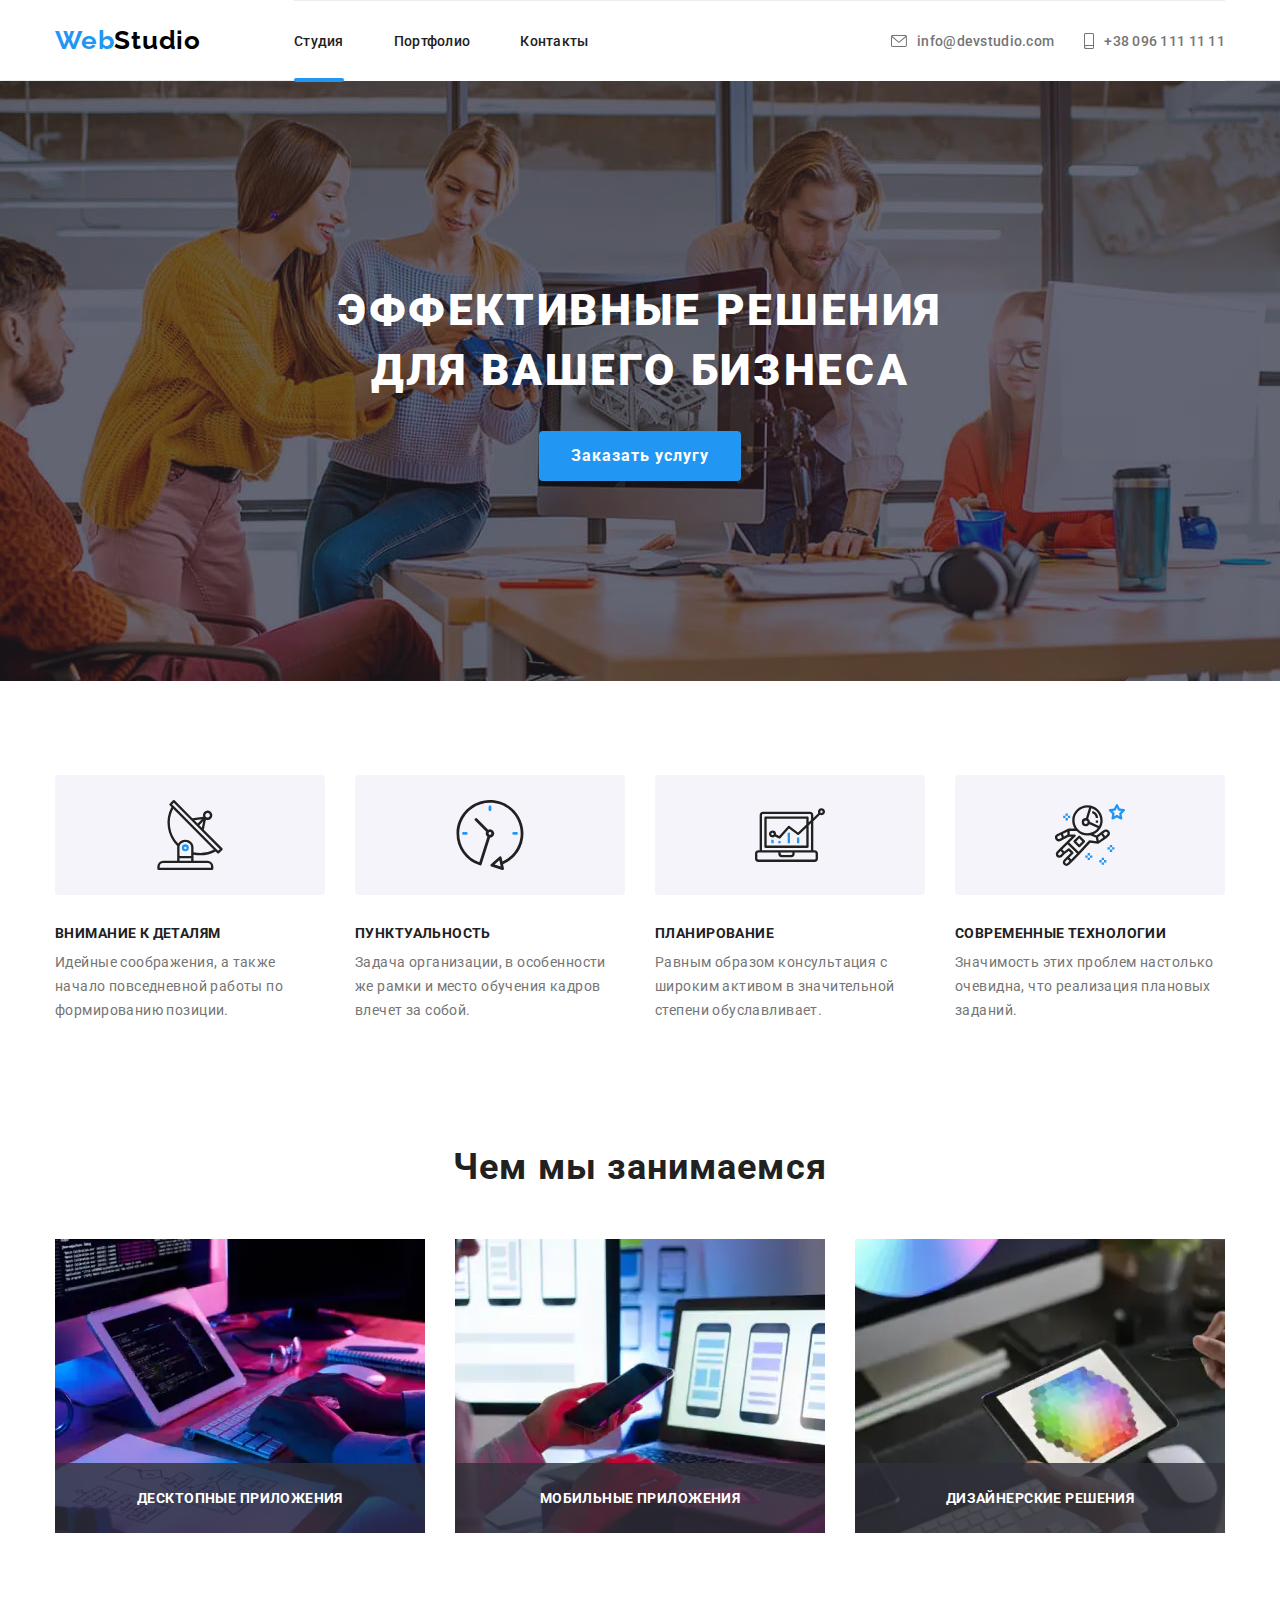
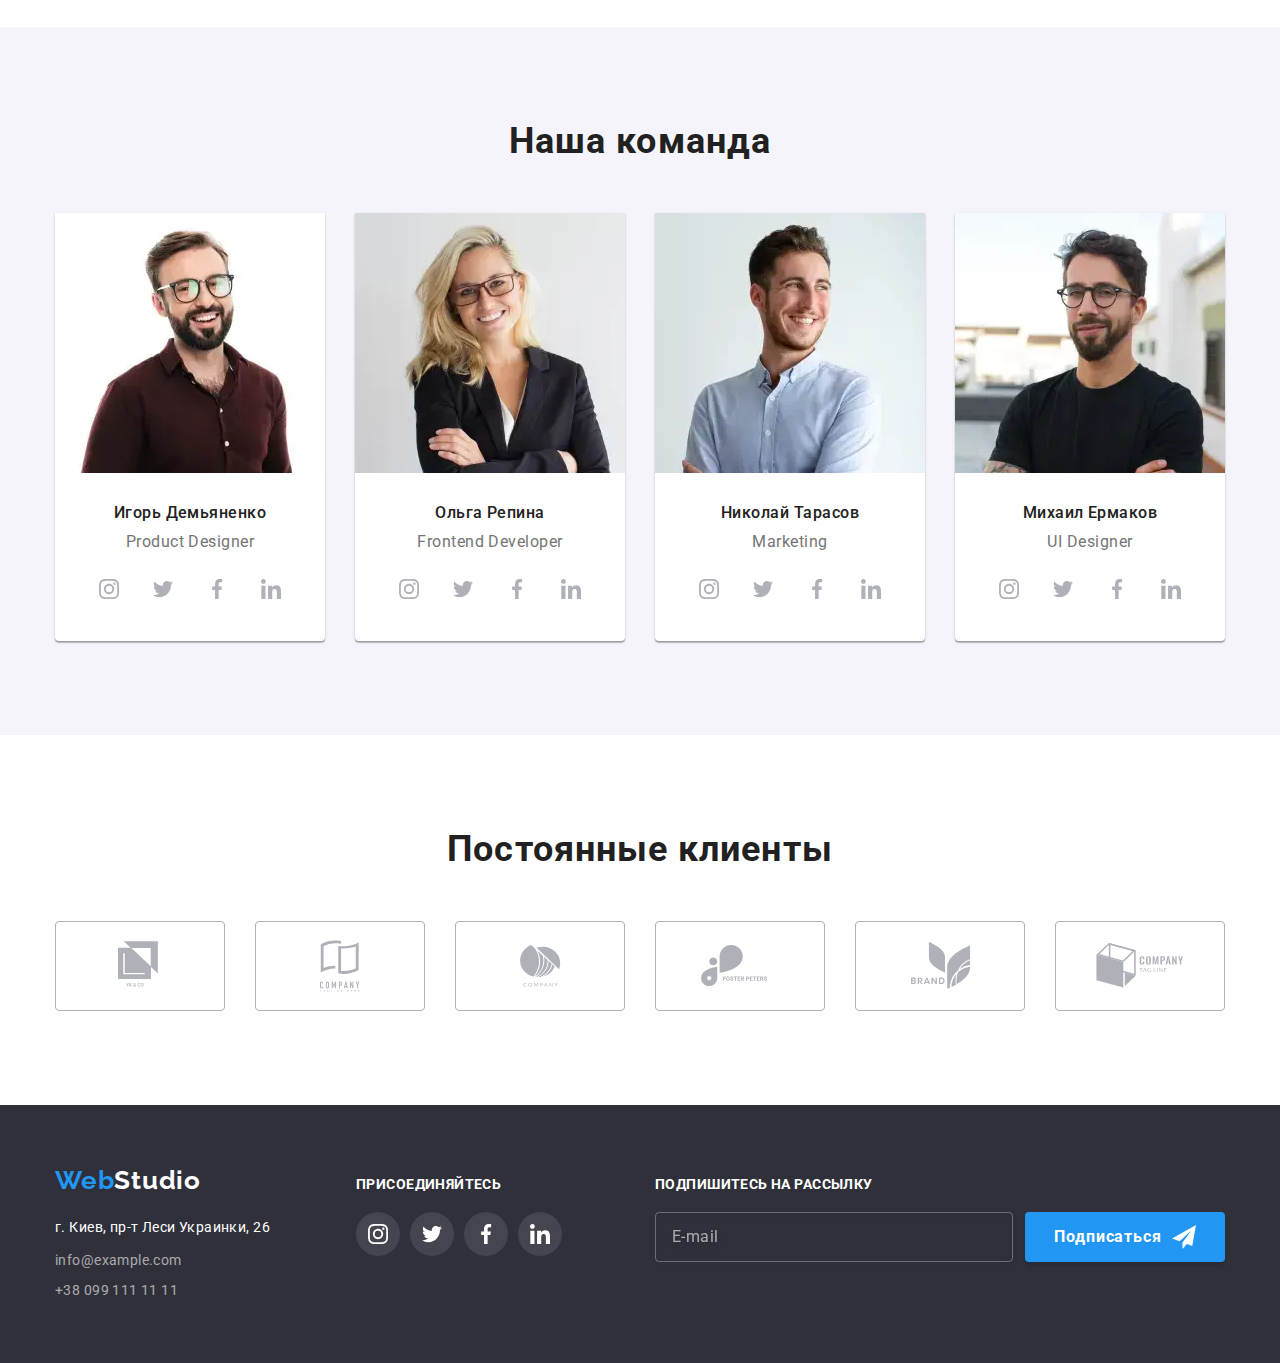
<file: index.html>
<!DOCTYPE html>
<html lang="ru">
	<head>
		<meta charset="UTF-8" />
		<meta name="viewport" content="width=device-width, initial-scale=1.0" />
		<link
			rel="stylesheet"
			href="https://fonts.googleapis.com/css2?family=Raleway:wght@700&family=Roboto:wght@400;500;700;900&display=swap"
		/>
		<link rel="stylesheet" href="https://cdnjs.cloudflare.com/ajax/libs/modern-normalize/1.0.0/modern-normalize.min.css" />
		<link rel="stylesheet" href="./css/main.min.css" />
		<title>Веб Студия</title>
	</head>
	<body class="page">
		<header class="header">
			<div class="container">
				<a class="logo link" href="./index.html" aria-label="Логотип Веб Студии" lang="en">
					<span class="logo__web">Web</span><span class="logo__studio--black">Studio</span>
				</a>
				
				<button class="menu-button " type="button" aria-expanded="false" aria-controls="menu-box" data-menu-button>
					<svg width="40" height="40" aria-label="Переключатель мобильного меню">
						<use class="icon-close" href="./images/svg/symbol-defs.svg#icon-close_40px"></use>
						<use class="icon-menu" href="./images/svg/symbol-defs.svg#icon-menu_40px"></use>
					</svg>
				</button>

				<div class="menu-box" id="menu-box" data-menu>
					<nav class="navigation">
						<ul class="navigation__list list">
							<li class="navigation__list-item">
								<a class="navigation__list-link link current" href="">Студия</a>
							</li>
							<li class="navigation__list-item">
								<a class="navigation__list-link link" href="./portfolio.html">Портфолио</a>
							</li>
							<li class="navigation__list-item">
								<a href="" class="navigation__list-link link">Контакты</a>
							</li>
						</ul>
					</nav>
					
					<address class="contacts">
					
						<ul class="contacts__list list">
							<li class="contacts__list-item">
								<a class="contacts__list-link link" href="mailto:info@devstudio.com">
									<svg class="contacts__list-icon" width="16" height="12">
										<use href="./images/svg/symbol-defs.svg#icon-envelope"></use>
									</svg>
									info@devstudio.com
								</a>
							</li>
							<li class="contacts__list-item">
								<a class="contacts__list-link link" href="tel:+380961111111">
									<svg class="contacts__list-icon" width="10" height="16">
										<use href="./images/svg/symbol-defs.svg#icon-smartphone"></use>
									</svg>
									+38 096 111 11 11
								</a>
							</li>
						</ul>
					</address>
				</div>
			</div>
		</header>
		<main>
			<!--hero-->
			<section class="hero">
				<div class="container">
					<h1 class="hero__title">Эффективные решения для вашего бизнеса</h1>
					<button class="hero__btn button" data-modal-open type="button">Заказать услугу</button>
				</div>
			</section>

			<!--Advantages-->
			<section class="advantages section">
				<div class="container">
					<h2 class="section-title visually-hidden">Наши преимущества</h2>
					<ul class="advantages__list list">
						<li class="advantages__list-item icon-antena">
							<h3 class="advantages__list-title">Внимание к деталям</h3>
							<p class="advantages__list-text">Идейные соображения, а также начало повседневной работы по формированию позиции.</p>
						</li>
						<li class="advantages__list-item icon-clock">
							<h3 class="advantages__list-title">Пунктуальность</h3>
							<p class="advantages__list-text">Задача организации, в особенности же рамки и место обучения кадров влечет за собой.</p>
						</li>
						<li class="advantages__list-item icon-diagram">
							<h3 class="advantages__list-title">Планирование</h3>
							<p class="advantages__list-text">Равным образом консультация с широким активом в значительной степени обуславливает.</p>
						</li>
						<li class="advantages__list-item icon-astronaut">
							<h3 class="advantages__list-title">Современные технологии</h3>
							<p class="advantages__list-text">Значимость этих проблем настолько очевидна, что реализация плановых заданий.</p>
						</li>
					</ul>
				</div>
			</section>

			<!--Specialization-->
			<section class="specialization">
				<div class="container">
					<h2 class="section-title">Чем мы занимаемся</h2>
					<ul class="specialization__list list">
						<li class="specialization__list-item">
							  <picture>
									<source srcset="./images/specialization/spec-1.webp 1x, ./images/specialization/spec-1@2x.webp 2x" media="(min-width:1200px)" type="image/webp">
									<source srcset="./images/specialization/spec-1.jpg 1x, ./images/specialization/spec-1@2x.jpg 2x" media="(min-width:1200px)">
									<img class="specialization__list-img" src="./images/specialization/spec-1.jpg" alt="Человек набирает код на компьютере" />
								</picture>
								<div class="specialization__list-overlay">
										<p class="specialization__list-overlay-text">
											Десктопные приложения
										</p>
								</div>
						</li>
						<li class="specialization__list-item">
									<picture>
										<source srcset="./images/specialization/spec-2.webp 1x, ./images/specialization/spec-2@2x.webp 2x" media="(min-width:1200px)" type="image/webp">
										<source srcset="./images/specialization/spec-2.jpg 1x, ./images/specialization/spec-2@2x.jpg 2x" media="(min-width:1200px)">
										<img class="specialization__list-img" src="./images/specialization/spec-2.jpg"
											alt="Человек держит телефон в одной руке а другой рукой работает на компьютере" />
									</picture>
									<div class="specialization__list-overlay">
											<p class="specialization__list-overlay-text">
												Мобильные приложения
											</p>
									</div>
						</li>
						<li class="specialization__list-item">
							    <picture>
										<source srcset="./images/specialization/spec-3.webp 1x, ./images/specialization/spec-3@2x.webp 2x" media="(min-width:1200px)" type="image/webp">
										<source srcset="./images/specialization/spec-3.jpg 1x, ./images/specialization/spec-3@2x.jpg 2x" media="(min-width:1200px)">
										<img class="specialization__list-img" src="./images/specialization/spec-3.jpg" alt="Человек выбирает цвет из палитры на" />
									</picture>	
									<div class="specialization__list-overlay">
											<p class="specialization__list-overlay-text">
												Дизайнерские решения
											</p>
									</div>
						</li>
					</ul>
				</div>
			</section>

			<!--Our team-->
			<section class="team section">
				<div class="container">
					<h2 class="section-title">Наша команда</h2>
					<ul class="team__list list">
						<li class="team__list-item">
							<picture>
								<source srcset="./images/our-team/team-desc-1.webp 1x, ./images/our-team/team-desc-1@2x.webp 2x"
									media="(min-width:1200px)" type="Image/webp">
								<source srcset="./images/our-team/team-tabl-1.webp 1x, ./images/our-team/team-tabl-1@2x.webp 2x"
									media="(min-width:768px)" type="Image/webp">
								<source srcset="./images/our-team/team-mob-1.webp 1x, ./images/our-team/team-mob-1@2x.webp 2x" media="(min-width:480px)" type="Image/webp">
								<source srcset="./images/our-team/team-desc-1.jpg 1x, ./images/our-team/team-desc-1@2x.jpg 2x"
									media="(min-width:1200px)">
								<source srcset="./images/our-team/team-tabl-1.jpg 1x, ./images/our-team/team-tabl-1@2x.jpg 2x"
									media="(min-width:768px)">
								<source srcset="./images/our-team/team-mob-1.jpg 1x, ./images/our-team/team-mob-1@2x.jpg 2x" media="(min-width:480px)">
								<img src="./images/our-team/team-mob-1.jpg" alt="парень в очках с бородой в рубашке" />
							</picture>
							<div class="team__list-container-profile">
								<h3 class="team__list-name">Игорь Демьяненко</h3>
								<p class="team__list-profile" lang="en">Product Designer</p>
								<ul class="social-links list">
									<li class="social-links__item">
										<a class="social-links__link link" href="" aria-label="Инстаграм">
											<svg class="social-links__link-icon" width="20" height="20">
												<use href="./images/svg/symbol-defs.svg#icon-instagram"></use>
											</svg>
										</a>
									</li>
									<li class="social-links__item">
										<a class="social-links__link link" href="" aria-label="Твиттер">
											<svg class="social-links__link-icon" width="20" height="20">
												<use href="./images/svg/symbol-defs.svg#icon-twitter"></use>
											</svg>
										</a>
									</li>
									<li class="social-links__item">
										<a class="social-links__link link" href="" aria-label="Фейсбук">
											<svg class="social-links__link-icon" width="20" height="20">
												<use href="./images/svg/symbol-defs.svg#icon-facebook"></use>
											</svg>
										</a>
									</li>
									<li class="social-links__item">
										<a class="social-links__link link" href="" aria-label="Линкедин">
											<svg class="social-links__link-icon" width="20" height="20">
												<use href="./images/svg/symbol-defs.svg#icon-linkedin"></use>
											</svg>
										</a>
									</li>
								</ul>
							</div>
						</li>
						<li class="team__list-item">
							<picture>
								<source srcset="./images/our-team/team-desc-2.webp 1x, ./images/our-team/team-desc-2@2x.webp 2x"
									media="(min-width:1200px)" type="Image/webp">
								<source srcset="./images/our-team/team-tabl-2.webp 1x, ./images/our-team/team-tabl-2@2x.webp 2x"
									media="(min-width:768px)" type="Image/webp">
								<source srcset="./images/our-team/team-mob-2.webp 1x, ./images/our-team/team-mob-2@2x.webp 2x" media="(min-width:480px)"
									type="Image/webp">
								<source srcset="./images/our-team/team-desc-2.jpg 1x, ./images/our-team/team-desc-2@2x.jpg 2x"
									media="(min-width:1200px)">
								<source srcset="./images/our-team/team-tabl-2.jpg 1x, ./images/our-team/team-tabl-2@2x.jpg 2x"
									media="(min-width:768px)">
								<source srcset="./images/our-team/team-mob-2.jpg 1x, ./images/our-team/team-mob-2@2x.jpg 2x" media="(min-width:480px)">																
								<img src="./images/our-team/team-mob-2.jpg" alt="девушка в очках блонинка" />
							</picture>
							<div class="team__list-container-profile">
								<h3 class="team__list-name">Ольга Репина</h3>
								<p class="team__list-profile" lang="en">Frontend Developer</p>
								<ul class="social-links list">
									<li class="social-links__item">
										<a class="social-links__link link" href="" aria-label="Инстаграм">
											<svg class="social-links__link-icon" width="20" height="20">
												<use href="./images/svg/symbol-defs.svg#icon-instagram"></use>
											</svg>
										</a>
									</li>
									<li class="social-links__item">
										<a class="social-links__link link" href="" aria-label="Твиттер">
											<svg class="social-links__link-icon" width="20" height="20">
												<use href="./images/svg/symbol-defs.svg#icon-twitter"></use>
											</svg>
										</a>
									</li>
									<li class="social-links__item">
										<a class="social-links__link link" href="" aria-label="Фейсбук">
											<svg class="social-links__link-icon" width="20" height="20">
												<use href="./images/svg/symbol-defs.svg#icon-facebook"></use>
											</svg>
										</a>
									</li>
									<li class="social-links__item">
										<a href="" class="social-links__link link" aria-label="Линкедин">
											<svg class="social-links__link-icon" width="20" height="20">
												<use href="./images/svg/symbol-defs.svg#icon-linkedin"></use>
											</svg>
										</a>
									</li>
								</ul>
							</div>
						</li>
						<li class="team__list-item">
							<picture>
									<source srcset="./images/our-team/team-desc-3.webp 1x, ./images/our-team/team-desc-3@2x.webp 2x"
										media="(min-width:1200px)" type="Image/webp">
									<source srcset="./images/our-team/team-tabl-3.webp 1x, ./images/our-team/team-tabl-3@2x.webp 2x"
									media="(min-width:768px)" type="Image/webp">
									<source srcset="./images/our-team/team-mob-3.webp 1x, ./images/our-team/team-mob-3@2x.webp 2x" media="(min-width:480px)"
										type="Image/webp">	
									<source srcset="./images/our-team/team-desc-3.jpg 1x, ./images/our-team/team-desc-3@2x.jpg 2x"
										media="(min-width:1200px)">
									<source srcset="./images/our-team/team-tabl-3.jpg 1x, ./images/our-team/team-tabl-3@2x.jpg 2x"
										media="(min-width:768px)">
									<source srcset="./images/our-team/team-mob-3.jpg 1x, ./images/our-team/team-mob-3@2x.jpg 2x" media="(min-width:480px)">									
								<img src="./images/our-team/team-mob-3.jpg" alt="парень в светлой рубашке" />
							</picture>							
							<div class="team__list-container-profile">
								<h3 class="team__list-name">Николай Тарасов</h3>
								<p lang="en" class="team__list-profile">Marketing</p>
								<ul class="social-links list">
									<li class="social-links__item">
										<a class="social-links__link link" href="" aria-label="Инстаграм">
											<svg class="social-links__link-icon" width="20" height="20">
												<use href="./images/svg/symbol-defs.svg#icon-instagram"></use>
											</svg>
										</a>
									</li>
									<li class="social-links__item">
										<a class="social-links__link link" href="" aria-label="Твиттер">
											<svg class="social-links__link-icon" width="20" height="20">
												<use href="./images/svg/symbol-defs.svg#icon-twitter"></use>
											</svg>
										</a>
									</li>
									<li class="social-links__item">
										<a class="social-links__link link" href="" aria-label="Фейсбук">
											<svg class="social-links__link-icon" width="20" height="20">
												<use href="./images/svg/symbol-defs.svg#icon-facebook"></use>
											</svg>
										</a>
									</li>
									<li class="social-links__item">
										<a class="social-links__link link" href="" aria-label="Линкедин">
											<svg class="social-links__link-icon" width="20" height="20">
												<use href="./images/svg/symbol-defs.svg#icon-linkedin"></use>
											</svg>
										</a>
									</li>
								</ul>
							</div>
						</li>
						<li class="team__list-item">
							<picture>
									<source srcset="./images/our-team/team-desc-4.webp 1x, ./images/our-team/team-desc-4@2x.webp 2x"
										media="(min-width:1200px)" type="image/webp">
									<source srcset="./images/our-team/team-tabl-4.webp 1x, ./images/our-team/team-tabl-4@2x.webp 2x"
										media="(min-width:768px)" type="image/webp">
									<source srcset="./images/our-team/team-mob-4.webp 1x, ./images/our-team/team-mob-4@2x.webp 2x" media="(min-width:480px)"
										type="image/webp">	
									<source srcset="./images/our-team/team-desc-4.jpg 1x, ./images/our-team/team-desc-4@2x.jpg 2x"
										media="(min-width:1200px)">
									<source srcset="./images/our-team/team-tabl-4.jpg 1x, ./images/our-team/team-tabl-4@2x.jpg 2x"
										media="(min-width:768px)">
									<source srcset="./images/our-team/team-mob-4.jpg 1x, ./images/our-team/team-mob-4@2x.jpg 2x" media="(min-width:480px)">																	
								<img src="./images/our-team/team-mob-4.jpg" alt="парень в очках с бородой в футболке" />
							</picture>							
							<div class="team__list-container-profile">
									<h3 class="team__list-name">Михаил Ермаков</h3>
									<p class="team__list-profile" lang="en" >UI Designer</p>
									<ul class="social-links list">
										<li class="social-links__item">
											<a class="social-links__link link" href="" aria-label="Инстаграм">
												<svg class="social-links__link-icon" width="20" height="20">
													<use href="./images/svg/symbol-defs.svg#icon-instagram"></use>
												</svg>
											</a>
										</li>
										<li class="social-links__item">
											<a class="social-links__link link" href="" aria-label="Твиттер">
												<svg class="social-links__link-icon" width="20" height="20">
													<use href="./images/svg/symbol-defs.svg#icon-twitter"></use>
												</svg>
											</a>
										</li>
										<li class="social-links__item">
											<a class="social-links__link link" href="" aria-label="Фейсбук">
												<svg class="social-links__link-icon" width="20" height="20">
													<use href="./images/svg/symbol-defs.svg#icon-facebook"></use>
												</svg>
											</a>
										</li>
										<li class="social-links__item">
											<a class="social-links__link link" href="" aria-label="Линкедин">
												<svg class="social-links__link-icon" width="20" height="20">
													<use href="./images/svg/symbol-defs.svg#icon-linkedin"></use>
												</svg>
											</a>
										</li>
									</ul>
							</div>
						</li>
					</ul>					
				</div>
			</section>

			<!--Our clients-->
			<section class="clients section">
				<div class="container">
					<h2 class="section-title">Постоянные клиенты</h2>
					<ul class="clients__list list">
						<li class="clients__list-item">
							<a class="clients__list-link link" href="" aria-label="">
								<svg class="clients__list-icon" width="44" height="49">
									<use href="./images/svg/symbol-defs.svg#icon-logo-1"></use>
								</svg>
							</a>
						</li>
						<li class="clients__list-item">
							<a class="clients__list-link link" href="" aria-label="">
								<svg class="clients__list-icon" width="40" height="52">
									<use href="./images/svg/symbol-defs.svg#icon-logo-2"></use>
								</svg>
							</a>
						</li>
						<li class="clients__list-item">
							<a class="clients__list-link link" href="" aria-label="">
								<svg class="clients__list-icon" width="41" height="42">
									<use href="./images/svg/symbol-defs.svg#icon-logo-3"></use>
								</svg>
							</a>
						</li>
						<li class="clients__list-item">
							<a class="clients__list-link link" href="" aria-label="">
								<svg class="clients__list-icon" width="79" height="42">
									<use href="./images/svg/symbol-defs.svg#icon-logo-4"></use>
								</svg>
							</a>
						</li>
						<li class="clients__list-item">
							<a class="clients__list-link link" href="" aria-label="">
								<svg class="clients__list-icon" width="59" height="47">
									<use href="./images/svg/symbol-defs.svg#icon-logo-5"></use>
								</svg>
							</a>
						</li>
						<li class="clients__list-item">
							<a class="clients__list-link link" href="" aria-label="">
								<svg class="clients__list-icon" width="88" height="45">
									<use href="./images/svg/symbol-defs.svg#icon-logo-6"></use>
								</svg>
							</a>
						</li>
					</ul>
				</div>
			</section>
		</main>

		<!-- Footer -->
		<footer class="footer">
			<div class="container">

				<div class="address-box">
					<a class="logo link" href="./index.html" aria-label="Логотип Веб Студии" lang="en">
						<span class="logo__web">Web</span><span class="logo__studio--white">Studio</span>
					</a>
					<address class="address">
						<ul class="address__list list">
							<li class="address__list-item">
								<a class="address__list-location-link link" href="https://goo.gl/maps/rBS5TYDNbyQN1JJC8" target="_blank">г. Киев, пр-т
									Леси Украинки, 26</a>
							</li>
							<li class="address__list-item mail">
								<a class="address__list-link link" href="mailto:info@example.com.">info@example.com</a>
							</li>
							<li class="address__list-item">
								<a class="address__list-link link" href="tel:+380991111111">+38 099 111 11 11</a>
							</li>
						</ul>
					</address>
				</div>

				<div class="social-links-box">
					<p class="box-title">присоединяйтесь</p>
					<ul class="social-links list">
						<li class="social-links__item">
							<a class="social-links__link--footer link" href="" aria-label="Инстаграм">
								<svg class="social-links__link-icon" width="20" height="20">
									<use href="./images/svg/symbol-defs.svg#icon-instagram"></use>
								</svg>
							</a>
						</li>
						<li class="social-links__item">
							<a class="social-links__link--footer link" href="" aria-label="Твиттер">
								<svg class="social-links__link-icon" width="20" height="20">
									<use href="./images/svg/symbol-defs.svg#icon-twitter"></use>
								</svg>
							</a>
						</li>
						<li class="social-links__item">
							<a class="social-links__link--footer link" href="" aria-label="Фейсбук">
								<svg class="social-links__link-icon" width="20" height="20">
									<use href="./images/svg/symbol-defs.svg#icon-facebook"></use>
								</svg>
							</a>
						</li>
						<li class="social-links__item">
							<a class="social-links__link--footer link" href="" aria-label="Линкедин">
								<svg class="social-links__link-icon" width="20" height="20">
									<use href="./images/svg/symbol-defs.svg#icon-linkedin"></use>
								</svg>
							</a>
						</li>
					</ul>
				</div>

				<form class="subscription-box" action="#">
					<p class="box-title">Подпишитесь на рассылку</p>
					<div class="subscription-box__wrapper">
						<input class="subscription-box__input" id="mail" name="mail" type="email" placeholder="E-mail"/>
						<button class="subscription-box__btn button" type="submit">
							<span class="subscription-box__btn-text">Подписаться</span>
							<svg class="subscription-box__btn-icon" width="24" height="24">
								<use href="./images/svg/symbol-defs.svg#icon-icon-send"></use>
							</svg>
						</button>
					</div>
				</form>
			</div>
		</footer>

		<div class="backdrop is-hidden" data-modal>
				<div class="modal">
					<button class="close-btn" data-modal-close type="button">
						<svg class="modal-svg" width="18" height="18">
							<use href="./images/svg/symbol-defs.svg#icon-close-black-18dp-2-1"></use>
						</svg>
					</button>
					<h2 class="modal-title">Оставьте свои данные, мы вам перезвоним</h2>
					<form class="modal-form" action="#">
						<label class="modal-form-field">
							Имя 
							<span class="modal-form-wrapper">
								<input class="modal-form-input" type="text" name="user-name" required>
								<svg class="modal-form-input-icon">
									<use href="./images/svg/symbol-defs.svg#icon-person-black-18dp-1"></use>
								</svg>
							</span>
						</label>
						<label class="modal-form-field">
							Телефон
							<span class="modal-form-wrapper">
								<input class="modal-form-input" name="user-phone" type="tel" required>
								<svg class="modal-form-input-icon">
									<use href="./images/svg/symbol-defs.svg#icon-phone-black-18dp-1"></use>
								</svg>
							</span>
						</label>
						<label  class="modal-form-field">
							Почта
							<span class="modal-form-wrapper">
								<input class="modal-form-input" name="user-mail" type="email" required>
								<svg class="modal-form-input-icon">
									<use href="./images/svg/symbol-defs.svg#icon-email-black-18dp-1"></use>
								</svg>
							</span>
						</label>
						<label class="modal-form-message-field">
							Комментарий
							<textarea class="modal-form-message" name="message" placeholder="Введите текст"></textarea>
						</label>
						<div class="modal-form-agreement-wrapper">
							<input class="modal-form-agreement visually-hidden" name="agreement" type="checkbox" value="accept-agreement"
								id="agreement">
							<label class="modal-form-agreement-check" for="agreement">Соглашаюсь с рассылкой и принимаю &#160;
								<a class="modal-form-agreement-link" href="#">Условия договора</a>
							</label>
						</div>
						<button class="modal-form-btn button" type="submit">Отправить</button>
					</form>
				</div>
		</div>
		
		<script src="./js/modal.js"></script>
		<script src="./js/menu.js"></script>
	</body>
</html>
</file>
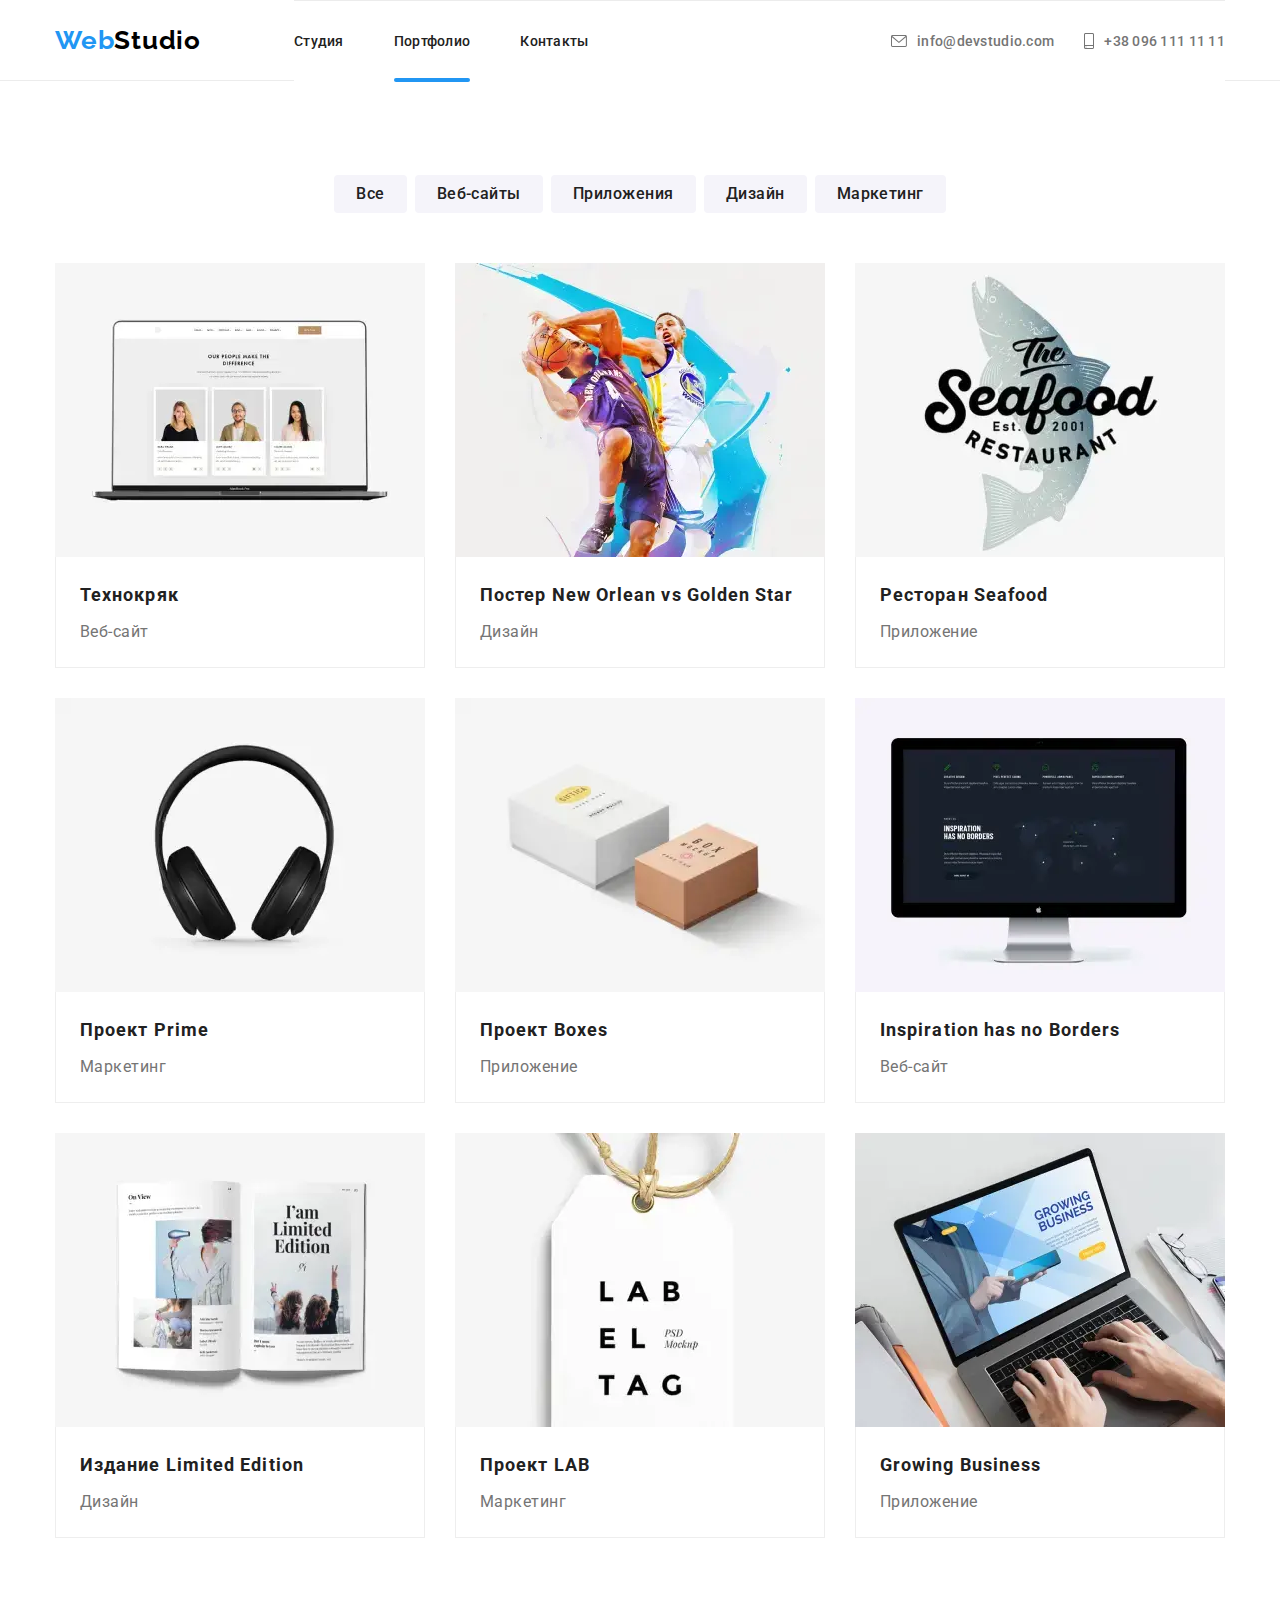
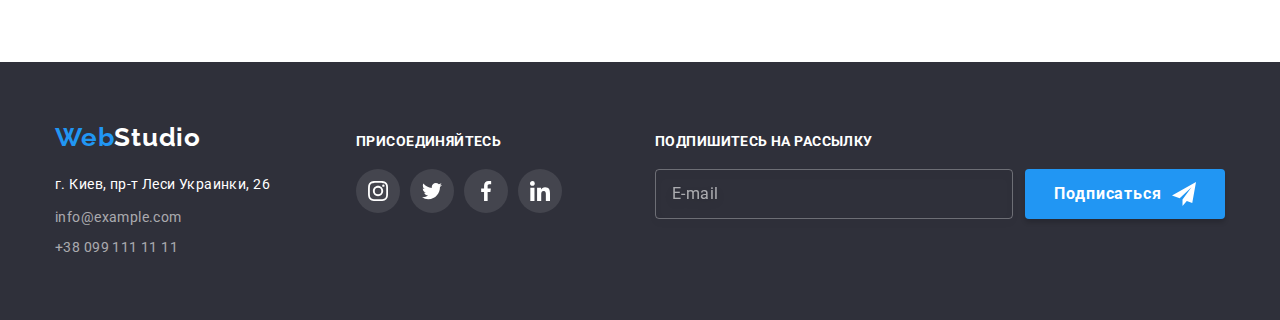
<file: portfolio.html>
<!DOCTYPE html>
<html lang="ru">
	<head>
		<meta charset="UTF-8" />
		<meta name="viewport" content="width=device-width, initial-scale=1.0" />
		<!-- <link rel="stylesheet" href="./css/normalize.css" /> -->
		<link
			rel="stylesheet"
			href="https://fonts.googleapis.com/css2?family=Raleway:wght@700&family=Roboto:wght@400;500;700;900&display=swap"
		/>
		<link rel="stylesheet" href="https://cdnjs.cloudflare.com/ajax/libs/modern-normalize/1.0.0/modern-normalize.min.css" />
		<link rel="stylesheet" href="./css/portfolio.min.css" />
		<title>Портфолио</title>
	</head>
	<body class="page">
		<!-- Header -->
		<header class="header">
			<div class="container">
				<a class="logo link" href="./index.html" aria-label="Логотип Веб Студии" lang="en">
					<span class="logo__web">Web</span><span class="logo__studio--black">Studio</span>
				</a>
		
				<button class="menu-button " type="button" aria-expanded="false" aria-controls="menu-box" data-menu-button>
					<svg width="40" height="40" aria-label="Переключатель мобильного меню">
						<use class="icon-close" href="./images/svg/symbol-defs.svg#icon-close_40px"></use>
						<use class="icon-menu" href="./images/svg/symbol-defs.svg#icon-menu_40px"></use>
					</svg>
				</button>
		
				<div class="menu-box" id="menu-box" data-menu>
					<nav class="navigation">
						<ul class="navigation__list list">
							<li class="navigation__list-item">
								<a class="navigation__list-link link" href="./index.html">Студия</a>
							</li>
							<li class="navigation__list-item">
								<a class="navigation__list-link link current" href="">Портфолио</a>
							</li>
							<li class="navigation__list-item">
								<a href="" class="navigation__list-link link">Контакты</a>
							</li>
						</ul>
					</nav>
		
					<address class="contacts">
		
						<ul class="contacts__list list">
							<li class="contacts__list-item">
								<a class="contacts__list-link link" href="mailto:info@devstudio.com">
									<svg class="contacts__list-icon" width="16" height="12">
										<use href="./images/svg/symbol-defs.svg#icon-envelope"></use>
									</svg>
									info@devstudio.com
								</a>
							</li>
							<li class="contacts__list-item">
								<a class="contacts__list-link link" href="tel:+380961111111">
									<svg class="contacts__list-icon" width="10" height="16">
										<use href="./images/svg/symbol-defs.svg#icon-smartphone"></use>
									</svg>
									+38 096 111 11 11
								</a>
							</li>
						</ul>
					</address>
				</div>
			</div>
		</header>
		<main>
			
			<!-- Our project -->
			<section class="section">
				<div class="container">
					<h1 hidden>Наши работы</h1>
					<ul class="button-list list">
						<li class="button-list-item"><button class="modal-btn" type="button">Все</button></li>
						<li class="button-list-item"><button class="modal-btn" type="button">Веб-сайты</button></li>
						<li class="button-list-item"><button class="modal-btn" type="button">Приложения</button></li>
						<li class="button-list-item"><button class="modal-btn" type="button">Дизайн</button></li>
						<li class="button-list-item"><button class="modal-btn" type="button">Маркетинг</button></li>
					</ul>
					<ul class="work-list list">
						<li class="work-list-item">
							<a class="work-list-link link" href="">
								<div class="work-list-link-wrapper">
									<picture>
										<source srcset="./images/work-list/work-desc-1.webp 1x, ./images/work-list/work-desc-1@2x.webp 2x"
											media="(min-width:1200px)" type="Image/webp">
										<source srcset="./images/work-list/work-tabl-1.webp 1x, ./images/work-list/work-tabl-1@2x.webp 2x"
											media="(min-width:768px)" type="Image/webp">
										<source srcset="./images/work-list/work-mob-1.webp 1x, ./images/work-list/work-mob-1@2x.webp 2x" media="(min-width:480px)"
											type="Image/webp">
										<source srcset="./images/work-list/work-desc-1.jpg 1x, ./images/work-list/work-desc-1@2x.jpg 2x"
											media="(min-width:1200px)">
										<source srcset="./images/work-list/work-tabl-1.jpg 1x, ./images/work-list/work-tabl-1@2x.jpg 2x"
											media="(min-width:768px)">
										<source srcset="./images/work-list/work-mob-1.jpg 1x, ./images/work-list/work-mob-1@2x.jpg 2x" media="(min-width:480px)">
										<img class="work-list-link-img" src="./images/work-list/work-mob-1.jpg" alt="Лептоп с тремя фото на экране" />
									</picture>									
									<div class="card-overlay">
										<p class="card-overlay-text">
											Технокряк это современная площадка распространения коронавируса. Компании используют эту платформу для цифрового
											шпионажа и атак на защищённые сервера конкурентов.
										</p>
									</div>
								</div>
								<div class="work-list-link-content">
									<h2 class="work-list-link-title">Технокряк</h2>
									<p class="work-list-link-text">Веб-сайт</p>
								</div>
							</a>
						</li>
						<li class="work-list-item">
							<a class="work-list-link link" href="">
									<div class="work-list-link-wrapper">
										<picture>
											<source srcset="./images/work-list/work-desc-2.webp 1x, ./images/work-list/work-desc-2@2x.webp 2x"
												media="(min-width:1200px)" type="Image/webp">
											<source srcset="./images/work-list/work-tabl-2.webp 1x, ./images/work-list/work-tabl-2@2x.webp 2x"
												media="(min-width:768px)" type="Image/webp">
											<source srcset="./images/work-list/work-mob-2.webp 1x, ./images/work-list/work-mob-2@2x.webp 2x"
												media="(min-width:480px)" type="Image/webp">
											<source srcset="./images/work-list/work-desc-2.jpg 1x, ./images/work-list/work-desc-2@2x.jpg 2x"
												media="(min-width:1200px)">
											<source srcset="./images/work-list/work-tabl-2.jpg 1x, ./images/work-list/work-tabl-2@2x.jpg 2x"
												media="(min-width:768px)">
											<source srcset="./images/work-list/work-mob-2.jpg 1x, ./images/work-list/work-mob-2@2x.jpg 2x"
												media="(min-width:480px)">
											<img class="work-list-img" src="./images/work-list/work-mob-2.jpg" alt="Два баскетболиста в прыжке один из них с мячём" />
										</picture>
										<div class="card-overlay">
											<p class="card-overlay-text">
												Lorem, ipsum dolor sit amet consectetur adipisicing elit. Ad, quasi assumenda vero deleniti veritatis rerum accusantium ratione quam iusto enim, pariatur maxime? Debitis cum odio officiis
											</p>
										</div>
									</div>
									<div class="work-list-link-content">
										<h2 class="work-list-link-title">
											Постер
											<span lang="en">New Orlean vs Golden Star</span>
										</h2>
										<p class="work-list-link-text">Дизайн</p>
									</div>
							</a>
						</li>
						<li class="work-list-item">
							<a class="work-list-link link" href="">
									<div class="work-list-link-wrapper">
										<picture>
											<source srcset="./images/work-list/work-desc-3.webp 1x, ./images/work-list/work-desc-3@2x.webp 2x"
												media="(min-width:1200px)" type="Image/webp">
											<source srcset="./images/work-list/work-tabl-3.webp 1x, ./images/work-list/work-tabl-3@2x.webp 2x"
												media="(min-width:768px)" type="Image/webp">
											<source srcset="./images/work-list/work-mob-3.webp 1x, ./images/work-list/work-mob-3@2x.webp 2x"
												media="(min-width:480px)" type="Image/webp">
											<source srcset="./images/work-list/work-desc-3.jpg 1x, ./images/work-list/work-desc-3@2x.jpg 2x"
												media="(min-width:1200px)">
											<source srcset="./images/work-list/work-tabl-3.jpg 1x, ./images/work-list/work-tabl-3@2x.jpg 2x"
												media="(min-width:768px)">
											<source srcset="./images/work-list/work-mob-3.jpg 1x, ./images/work-list/work-mob-3@2x.jpg 2x"
												media="(min-width:480px)">
											<img class="work-list-img" src="./images/work-list/work-mob-3.jpg" alt="логотип ресторана морской еды" />
										</picture>										
										<div class="card-overlay">
											<p class="card-overlay-text">
												Lorem, ipsum dolor sit amet consectetur adipisicing elit. Ad, quasi assumenda vero deleniti veritatis rerum
												accusantium ratione quam iusto enim, pariatur maxime? Debitis cum odio officiis
											</p>
										</div>
									</div>
									<div class="work-list-link-content">
										<h2 class="work-list-link-title">
											Ресторан
											<span lang="en">Seafood</span>
										</h2>
										<p class="work-list-link-text">Приложение</p>
									</div>
							</a>
						</li>
						<li class="work-list-item">
							<a class="work-list-link link" href="">
								<div class="work-list-link-wrapper">
									<picture>
										<source srcset="./images/work-list/work-desc-4.webp 1x, ./images/work-list/work-desc-4@2x.webp 2x"
											media="(min-width:1200px)" type="Image/webp">
										<source srcset="./images/work-list/work-tabl-4.webp 1x, ./images/work-list/work-tabl-4@2x.webp 2x"
											media="(min-width:768px)" type="Image/webp">
										<source srcset="./images/work-list/work-mob-4.webp 1x, ./images/work-list/work-mob-4@2x.webp 2x"
											media="(min-width:480px)" type="Image/webp">
										<source srcset="./images/work-list/work-desc-4.jpg 1x, ./images/work-list/work-desc-4@2x.jpg 2x"
											media="(min-width:1200px)">
										<source srcset="./images/work-list/work-tabl-4.jpg 1x, ./images/work-list/work-tabl-4@2x.jpg 2x"
											media="(min-width:768px)">
										<source srcset="./images/work-list/work-mob-4.jpg 1x, ./images/work-list/work-mob-4@2x.jpg 2x"
											media="(min-width:480px)">
										<img class="work-list-img" src="./images/work-list/work-mob-4.jpg" alt="наушники" />
									</picture>
									<div class="card-overlay">
										<p class="card-overlay-text">
											Lorem, ipsum dolor sit amet consectetur adipisicing elit. Ad, quasi assumenda vero deleniti veritatis rerum
											accusantium ratione quam iusto enim, pariatur maxime? Debitis cum odio officiis
										</p>
									</div>
								</div>
								<div class="work-list-link-content">
									<h2 class="work-list-link-title">
										Проект
										<span lang="en">Prime</span>
									</h2>
									<p class="work-list-link-text">Маркетинг</p>
								</div>
							</a>
						</li>
						<li class="work-list-item">
							<a href="" class="work-list-link link">
								<div class="work-list-link-wrapper">
									<picture>
										<source srcset="./images/work-list/work-desc-5.webp 1x, ./images/work-list/work-desc-5@2x.webp 2x"
											media="(min-width:1200px)" type="Image/webp">
										<source srcset="./images/work-list/work-tabl-5.webp 1x, ./images/work-list/work-tabl-5@2x.webp 2x"
											media="(min-width:768px)" type="Image/webp">
										<source srcset="./images/work-list/work-mob-5.webp 1x, ./images/work-list/work-mob-5@2x.webp 2x"
											media="(min-width:480px)" type="Image/webp">
										<source srcset="./images/work-list/work-desc-5.jpg 1x, ./images/work-list/work-desc-5@2x.jpg 2x"
											media="(min-width:1200px)">
										<source srcset="./images/work-list/work-tabl-5.jpg 1x, ./images/work-list/work-tabl-5@2x.jpg 2x"
											media="(min-width:768px)">
										<source srcset="./images/work-list/work-mob-5.jpg 1x, ./images/work-list/work-mob-5@2x.jpg 2x"
											media="(min-width:480px)">
										<img class="work-list-img" src="./images/work-list/work-mob-5.jpg" alt="коробки белая и коричневая" />
									</picture>									
									<div class="card-overlay">
										<p class="card-overlay-text">
											Lorem, ipsum dolor sit amet consectetur adipisicing elit. Ad, quasi assumenda vero deleniti veritatis rerum
											accusantium ratione quam iusto enim, pariatur maxime? Debitis cum odio officiis
										</p>
									</div>
								</div>
								<div class="work-list-link-content">
									<h2 class="work-list-link-title">
										Проект
										<span lang="en">Boxes</span>
									</h2>
									<p class="work-list-link-text">Приложение</p>
								</div>
							</a>
						</li>
						<li class="work-list-item">
							<a href="" class="work-list-link link">
									<div class="work-list-link-wrapper">
										<picture>
											<source srcset="./images/work-list/work-desc-6.webp 1x, ./images/work-list/work-desc-6@2x.webp 2x"
												media="(min-width:1200px)" type="Image/webp">
											<source srcset="./images/work-list/work-tabl-6.webp 1x, ./images/work-list/work-tabl-6@2x.webp 2x"
												media="(min-width:768px)" type="Image/webp">
											<source srcset="./images/work-list/work-mob-6.webp 1x, ./images/work-list/work-mob-6@2x.webp 2x"
												media="(min-width:480px)" type="Image/webp">
											<source srcset="./images/work-list/work-desc-6.jpg 1x, ./images/work-list/work-desc-6@2x.jpg 2x"
												media="(min-width:1200px)">
											<source srcset="./images/work-list/work-tabl-6.jpg 1x, ./images/work-list/work-tabl-6@2x.jpg 2x"
												media="(min-width:768px)">
											<source srcset="./images/work-list/work-mob-6.jpg 1x, ./images/work-list/work-mob-6@2x.jpg 2x"
												media="(min-width:480px)">
											<img class="work-list-img" src="./images/work-list/work-mob-6.jpg" alt="созданый Веб-сайт" />
										</picture>										
										<div class="card-overlay">
											<p class="card-overlay-text">
												Lorem, ipsum dolor sit amet consectetur adipisicing elit. Ad, quasi assumenda vero deleniti veritatis rerum
												accusantium ratione quam iusto enim, pariatur maxime? Debitis cum odio officiis
											</p>
										</div>
									</div>
									<div class="work-list-link-content">
										<h2 class="work-list-link-title" lang="en">Inspiration has no Borders</h2>
										<p class="work-list-link-text">Веб-сайт</p>
									</div>
							</a>
						</li>
						<li class="work-list-item">
							<a href="" class="work-list-link link">
									<div class="work-list-link-wrapper">
										<picture>
											<source srcset="./images/work-list/work-desc-7.webp 1x, ./images/work-list/work-desc-7@2x.webp 2x"
												media="(min-width:1200px)" type="Image/webp">
											<source srcset="./images/work-list/work-tabl-7.webp 1x, ./images/work-list/work-tabl-7@2x.webp 2x"
												media="(min-width:768px)" type="Image/webp">
											<source srcset="./images/work-list/work-mob-7.webp 1x, ./images/work-list/work-mob-7@2x.webp 2x"
												media="(min-width:480px)" type="Image/webp">
											<source srcset="./images/work-list/work-desc-7.jpg 1x, ./images/work-list/work-desc-7@2x.jpg 2x"
												media="(min-width:1200px)">
											<source srcset="./images/work-list/work-tabl-7.jpg 1x, ./images/work-list/work-tabl-7@2x.jpg 2x"
												media="(min-width:768px)">
											<source srcset="./images/work-list/work-mob-7.jpg 1x, ./images/work-list/work-mob-7@2x.jpg 2x"
												media="(min-width:480px)">
											<img class="work-list-img" src="./images/work-list/work-mob-7.jpg" alt="разворот книги" />
										</picture>
										<div class="card-overlay">
											<p class="card-overlay-text">
												Lorem, ipsum dolor sit amet consectetur adipisicing elit. Ad, quasi assumenda vero deleniti veritatis rerum
												accusantium ratione quam iusto enim, pariatur maxime? Debitis cum odio officiis
											</p>
										</div>
									</div>
									<div class="work-list-link-content">
										<h2 class="work-list-link-title">
												Издание
												<span lang="en">Limited Edition</span>
										</h2>
										<p class="work-list-link-text">Дизайн</p>
									</div>
							</a>
						</li>
						<li class="work-list-item">
								<a class="work-list-link link" href="">
										<div class="work-list-link-wrapper">
											<picture>
												<source srcset="./images/work-list/work-desc-8.webp 1x, ./images/work-list/work-desc-8@2x.webp 2x"
													media="(min-width:1200px)" type="Image/webp">
												<source srcset="./images/work-list/work-tabl-8.webp 1x, ./images/work-list/work-tabl-8@2x.webp 2x"
													media="(min-width:768px)" type="Image/webp">
												<source srcset="./images/work-list/work-mob-8.webp 1x, ./images/work-list/work-mob-8@2x.webp 2x"
													media="(min-width:480px)" type="Image/webp">
												<source srcset="./images/work-list/work-desc-8.jpg 1x, ./images/work-list/work-desc-8@2x.jpg 2x"
													media="(min-width:1200px)">
												<source srcset="./images/work-list/work-tabl-8.jpg 1x, ./images/work-list/work-tabl-8@2x.jpg 2x"
													media="(min-width:768px)">
												<source srcset="./images/work-list/work-mob-8.jpg 1x, ./images/work-list/work-mob-8@2x.jpg 2x"
													media="(min-width:480px)">
												<img class="work-list-img" src="./images/work-list/work-mob-8.jpg" alt="ярлык с надписью" />
											</picture>										
											<div class="card-overlay">
												<p class="card-overlay-text">
													Lorem, ipsum dolor sit amet consectetur adipisicing elit. Ad, quasi assumenda vero deleniti veritatis rerum
													accusantium ratione quam iusto enim, pariatur maxime? Debitis cum odio officiis
												</p>
											</div>
										</div>
										<div class="work-list-link-content">
											<h2 class="work-list-link-title">
												Проект
												<span lang="en">LAB</span>
											</h2>
											<p class="work-list-link-text">Маркетинг</p>
										</div>
								</a>
						</li>
						<li class="work-list-item">
							<a class="work-list-link link" href="">
									<div class="work-list-link-wrapper">
										<picture>
											<source srcset="./images/work-list/work-desc-9.webp 1x, ./images/work-list/work-desc-9@2x.webp 2x"
												media="(min-width:1200px)" type="Image/webp">
											<source srcset="./images/work-list/work-tabl-9.webp 1x, ./images/work-list/work-tabl-9@2x.webp 2x"
												media="(min-width:768px)" type="Image/webp">
											<source srcset="./images/work-list/work-mob-9.webp 1x, ./images/work-list/work-mob-9@2x.webp 2x"
												media="(min-width:480px)" type="Image/webp">
											<source srcset="./images/work-list/work-desc-9.jpg 1x, ./images/work-list/work-desc-9@2x.jpg 2x"
												media="(min-width:1200px)">
											<source srcset="./images/work-list/work-tabl-9.jpg 1x, ./images/work-list/work-tabl-9@2x.jpg 2x"
												media="(min-width:768px)">
											<source srcset="./images/work-list/work-mob-9.jpg 1x, ./images/work-list/work-mob-9@2x.jpg 2x"
												media="(min-width:480px)">
											<img class="work-list-img" src="./images/work-list/work-mob-9.jpg" alt="Руки клацают по клавиатуре на Лептопе" />
										</picture>										
										<div class="card-overlay">
											<p class="card-overlay-text">
												Lorem, ipsum dolor sit amet consectetur adipisicing elit. Ad, quasi assumenda vero deleniti veritatis rerum
												accusantium ratione quam iusto enim, pariatur maxime? Debitis cum odio officiis
											</p>
										</div>
									</div>
									<div class="work-list-link-content">
										<h2 class="work-list-link-title" lang="en">Growing Business</h2>
										<p class="work-list-link-text">Приложение</p>
									</div>
							</a>
						</li>
					</ul>
				</div>
			</section>
		</main>
		
		<!-- Footer -->

		<footer class="footer">
			<div class="container">
		
				<!-- Address -->
				<div class="address-box">
					<a class="logo link" href="./index.html" aria-label="Логотип Веб Студии" lang="en">
						<span class="logo__web">Web</span><span class="logo__studio--white">Studio</span>
					</a>
					<address class="address">
						<ul class="address__list list">
							<li class="address__list-item">
								<a class="address__list-location-link link" href="https://goo.gl/maps/rBS5TYDNbyQN1JJC8" target="_blank">г.
									Киев, пр-т
									Леси Украинки, 26</a>
							</li>
							<li class="address__list-item mail">
								<a class="address__list-link link" href="mailto:info@example.com.">info@example.com</a>
							</li>
							<li class="address__list-item">
								<a class="address__list-link link" href="tel:+380991111111">+38 099 111 11 11</a>
							</li>
						</ul>
					</address>
				</div>
		
				<!-- Social-links -->
				<div class="social-links-box">
					<p class="box-title">присоединяйтесь</p>
					<ul class="social-links list">
						<li class="social-links__item">
							<a class="social-links__link--footer link" href="" aria-label="Инстаграм">
								<svg class="social-links__link-icon" width="20" height="20">
									<use href="./images/svg/symbol-defs.svg#icon-instagram"></use>
								</svg>
							</a>
						</li>
						<li class="social-links__item">
							<a class="social-links__link--footer link" href="" aria-label="Твиттер">
								<svg class="social-links__link-icon" width="20" height="20">
									<use href="./images/svg/symbol-defs.svg#icon-twitter"></use>
								</svg>
							</a>
						</li>
						<li class="social-links__item">
							<a class="social-links__link--footer link" href="" aria-label="Фейсбук">
								<svg class="social-links__link-icon" width="20" height="20">
									<use href="./images/svg/symbol-defs.svg#icon-facebook"></use>
								</svg>
							</a>
						</li>
						<li class="social-links__item">
							<a class="social-links__link--footer link" href="" aria-label="Линкедин">
								<svg class="social-links__link-icon" width="20" height="20">
									<use href="./images/svg/symbol-defs.svg#icon-linkedin"></use>
								</svg>
							</a>
						</li>
					</ul>
				</div>
		
				<!-- Form-subscription -->
				<form class="subscription-box" action="#">
					<p class="box-title">Подпишитесь на рассылку</p>
					<div class="subscription-box__wrapper">
						<input class="subscription-box__input" id="mail" name="mail" type="email" placeholder="E-mail" />
						<button class="subscription-box__btn button" type="submit">
							<span class="subscription-box__btn-text">Подписаться</span>
							<svg class="subscription-box__btn-icon" width="24" height="24">
								<use href="./images/svg/symbol-defs.svg#icon-icon-send"></use>
							</svg>
						</button>
					</div>
				</form>
			</div>
		</footer>

		<script src="./js/modal.js"></script>
		<script src="./js/menu.js"></script>
	</body>
</html>
</file>
<file: css/main.min.css>
.visually-hidden{position:absolute;clip:rect(1px 1px 1px 1px);clip:rect(1px, 1px, 1px, 1px);padding:0px;border:0px;height:1px;width:1px;overflow:hidden}body{color:#212121;font-family:"Roboto",sans-serif;font-style:normal;background-color:#ffffff}.list{padding:0px;margin:0px;list-style:none}.link{text-decoration:none}img{display:block;width:100%;height:auto}.address{font-style:normal}.current{color:#2196f3}.section{padding-top:60px;padding-bottom:60px}@media screen and (min-width: 1200px){.section{padding-top:94px;padding-bottom:94px}}.container{padding-left:15px;padding-right:15px}@media screen and (min-width: 320px){.container{width:100%}}@media screen and (min-width: 480px){.container{width:480px;margin-left:auto;margin-right:auto}}@media screen and (min-width: 768px){.container{width:768px}}@media screen and (min-width: 1200px){.container{width:1200px}}.header .container{display:flex;justify-content:space-between;align-items:center;height:60px}@media screen and (min-width: 768px){.header .container{width:768px;display:flex;align-items:center;height:80px}}@media screen and (min-width: 1200px){.header .container{width:1200px}}.footer .container{display:flex;flex-direction:column;align-items:center}@media screen and (min-width: 768px){.footer .container{display:flex;flex-wrap:wrap;flex-direction:row;align-items:baseline;justify-content:center}}@media screen and (min-width: 1200px){.footer .container{display:flex;align-items:baseline}}.backdrop{position:fixed;top:0;left:0;width:100%;height:100%;padding:93px 15px 94px;background-color:rgba(0,0,0,0.2);overflow-y:scroll;opacity:1;transition:opacity 250ms cubic-bezier(0.4, 0, 0.2, 1)}.backdrop.is-hidden{visibility:hidden;pointer-events:none;opacity:0}@media screen and (min-width: 768px){.backdrop{padding:0}}.modal{transform:scale(1);width:450px;height:609px;padding:40px;margin:0 auto;background-color:#fff;box-shadow:0px 1px 3px rgba(0,0,0,0.12),0px 1px 1px rgba(0,0,0,0.14),0px 2px 1px rgba(0,0,0,0.2);border-radius:4px;text-align:center;transition:transform 250ms cubic-bezier(0.4, 0, 0.2, 1)}.modal-svg{fill:#000000;transition:fill 250ms cubic-bezier(0.4, 0, 0.2, 1)}.close-btn:hover .modal-svg,.close-btn:focus .modal-svg{fill:#2196f3}.modal-title{margin:0px auto 12px;color:#212121;font-family:"Roboto",sans-serif;font-weight:700;font-size:20px;line-height:1.5;letter-spacing:0.03em}.backdrop.is-hidden .modal{transform:translate(-50%, -50%) scale(1)}@media screen and (max-width: 479px){.modal{width:93.75%;height:630px}}@media screen and (min-width: 768px){.modal{position:absolute;top:50%;left:50%;transform:translate(-50%, -50%) scale(1)}}@media screen and (min-width: 1200px){.modal{width:528px;height:581px}.modal-title{font-size:20px;line-height:1.15}}.close-btn{position:absolute;top:8px;right:8px;display:flex;justify-content:center;align-items:center;width:30px;height:30px;background-color:#fff;border:1px solid rgba(0,0,0,0.1);border-radius:50%;cursor:pointer;transition:border 250ms cubic-bezier(0.4, 0, 0.2, 1)}.close-btn:hover,.close-btn:focus{border:1px solid #2196f3}.modal-form{display:flex;flex-wrap:wrap;text-align:start}.modal-form-field{display:inline-block;margin-bottom:10px;color:#757575;font-family:"Roboto",sans-serif;font-weight:400;font-size:12px;line-height:1.166;letter-spacing:0.01em}.modal-form-wrapper{display:block;position:relative}.modal-form-input{display:block;width:370px;height:40px;margin-top:4px;padding-top:0px;padding-bottom:0px;padding-right:0px;padding-left:42px;border:1px solid rgba(33,33,33,0.2);border-radius:4px;cursor:pointer}.modal-form-input:hover,.modal-form-input:focus{outline:none;border:1px solid #2196f3}.modal-form-input:hover+svg{fill:#2196f3}.modal-form-input-icon{position:absolute;top:50%;left:12px;transform:translateY(-50%);width:18px;height:18px}.modal-form-input:focus+.modal-form-input-icon{fill:#2196f3}.modal-form-message{display:block;width:370px;height:120px;margin-top:4px;padding:12px 16px;border:1px solid rgba(33,33,33,0.2);border-radius:4px;resize:none;cursor:pointer}.modal-form-message-field{display:inline-block;margin-bottom:20px;color:#757575;font-family:"Roboto",sans-serif;font-weight:400;font-size:12px;line-height:1.166;letter-spacing:0.01em}.modal-form-message:hover,.modal-form-message:focus{outline:none;border:1px solid #2196f3}.modal-form-message::placeholder{color:rgba(117,117,117,0.5);font-family:"Roboto",sans-serif;font-style:normal;font-weight:400;font-size:12px;line-height:1.166;letter-spacing:0.01em}.modal-form-agreement-wrapper{margin:0 auto}.modal-form-agreement-check{display:inline-flex;flex-wrap:nowrap;align-items:center;color:#757575;font-family:"Roboto",sans-serif;font-style:normal;font-weight:400;font-size:12px;line-height:1.166;letter-spacing:0.03em}.modal-form-agreement-link{text-decoration-skip-ink:none;color:#2196f3}.modal-form-agreement-check::before{content:"";display:inline-block;width:16px;height:15px;margin-right:7px;background-color:#fff;background-image:url(../images/svg/vector.svg);background-size:contain;background-repeat:no-repeat}.modal-form-agreement:checked+.modal-form-agreement-check::before{background-image:url(../images/svg/icon-check.svg);border-radius:2px}.modal-form-btn{margin:30px auto 0px;padding:10px 32px;color:#fff;font-family:"Roboto",sans-serif;font-style:normal;font-weight:700;font-size:16px;line-height:1.875;letter-spacing:0.06em;transition:background-color 250ms cubic-bezier(0.4, 0, 0.2, 1)}.modal-form-btn:hover{background-color:#188ce8}@media screen and (max-width: 480px){.modal-form-field{width:100%}.modal-form-input{width:100%}.modal-form-message-field{width:100%}.modal-form-message{width:100%}}@media screen and (min-width: 1200px){.modal-form-input{width:448px}.modal-form-message{width:448px}.modal-form-agreement-check{font-size:14px;line-height:1.714}}.logo{font-family:"Raleway",sans-serif;font-weight:700;font-size:26px;line-height:1.192;letter-spacing:0.03em}.logo__web{color:#2196f3}.logo__studio--black{color:#000}.logo__studio--white{color:#fff}.section-title{margin-top:0px;margin-bottom:30px;font-size:28px;line-height:1.178;font-weight:700;text-align:center;letter-spacing:0.03em}@media screen and (min-width: 1200px){.section-title{margin-bottom:50px;font-size:36px;line-height:1.166}}.social-links{display:flex;justify-content:center}.social-links__item:not(:last-child){margin-right:10px}.social-links__link{display:flex;justify-content:center;align-items:center;width:44px;height:44px;border-radius:50%;background-color:#fff;transition:background-color 250ms cubic-bezier(0.4, 0, 0.2, 1)}.social-links__link:hover,.social-links__link:focus{background-color:#2196f3}.social-links__link--footer{display:flex;justify-content:center;align-items:center;width:44px;height:44px;border-radius:50%;background-color:rgba(255,255,255,0.1);transition:background-color 250ms cubic-bezier(0.4, 0, 0.2, 1)}.social-links__link--footer:hover,.social-links__link--footer:focus{background-color:#2196f3}.team__list .social-links__link-icon{fill:#afb1b8}.social-links-box .social-links__link-icon{fill:#fff}.social-links__link:hover .social-links__link-icon,.social-links__link:focus .social-links__link-icon,.social-links__link--footer:hover .social-links__link-icon,.social-links__link--footer:focus .social-links__link-icon{fill:#fff}.button{min-width:200px;height:50px;background-color:#2196f3;box-shadow:0px 4px 4px rgba(0,0,0,0.15);border-style:none;border-radius:4px;cursor:pointer}.header{position:relative;border-bottom:1px solid #ececec}.menu-button{display:inline-flex;margin:0;padding:0;border:none;background-color:transparent}.menu-button .icon-close{display:none}.menu-button.is-open .icon-menu{display:none}.menu-button.is-open .icon-close{display:block}@media screen and (min-width: 768px){.menu-button{display:none}}.menu-box{display:none;position:absolute;top:100%;left:0;z-index:1;padding:60px;text-align:center;background-color:#fff;border-top:1px solid #ececec}.menu-box.is-open{display:block}@media screen and (min-width: 320px){.menu-box{width:100%}}@media screen and (min-width: 768px){.menu-box.is-open{position:static;z-index:0;display:flex;align-items:center;margin-left:88px;padding:0}}@media screen and (min-width: 768px){.menu-box{position:static;z-index:0;display:flex;align-items:center;margin-left:88px;padding:0}}@media screen and (min-width: 1200px){.menu-box{margin-left:93px}}.navigation{display:flex;flex-direction:column;align-items:center}@media screen and (min-width: 768px){.navigation{display:flex;flex-direction:row;align-items:center}}.navigation__list-item:not(:last-child){margin-bottom:40px}.navigation__list-link{position:relative;display:block;padding-top:8px;padding-bottom:8px;color:#212121;font-weight:500;font-size:18px;line-height:1.167;letter-spacing:0.02em;transition:color 250ms cubic-bezier(0.4, 0, 0.2, 1)}.navigation__list-link:hover,.navigation__list-link:focus{color:#2196f3}.navigation__list-link.current::after{content:"";position:absolute;left:0px;bottom:0px;width:100%;height:4px;background-color:#2196f3;border-radius:2px;transform:translateY(1px)}@media screen and (min-width: 768px){.navigation__list{display:flex;align-items:center}.navigation__list-item:not(:last-child){margin-right:50px;margin-bottom:0}.navigation__list-link{position:relative;display:block;padding-top:32px;padding-bottom:32px;font-size:14px;line-height:1.143}}.contacts{margin-top:60px}@media screen and (min-width: 768px){.contacts{margin-top:0;margin-left:auto}}.contacts__list{display:flex;flex-direction:column;align-items:center}.contacts__list-item:not(:last-child){margin-bottom:16px}.contacts__list-link{display:inline-flex;align-items:center;color:#757575;font-style:normal;font-weight:500;font-size:18px;line-height:1.167;letter-spacing:0.02em;transition:color 250ms cubic-bezier(0.4, 0, 0.2, 1),fill 250ms cubic-bezier(0.4, 0, 0.2, 1)}.contacts__list-link:hover,.contacts__list-link:focus{color:#2196f3}.contacts__list-icon{margin-right:10px;fill:#757575;transition:color 250ms cubic-bezier(0.4, 0, 0.2, 1)}.contacts__list-link:hover .contacts__list-icon,.contacts__list-link:focus .contacts__list-icon{fill:#2196f3}@media screen and (min-width: 768px){.contacts__list{align-items:flex-start}.contacts__list-item:not(:last-child){margin-bottom:10px}.contacts__list-link{font-size:14px;line-height:1.143}}@media screen and (min-width: 1200px){.contacts__list{display:flex;flex-direction:row;align-items:center}.contacts__list-item:not(:last-child){margin-right:30px;margin-bottom:0}.contacts__list-link{padding-top:32px;padding-bottom:32px}}.hero{padding-top:118px;padding-bottom:118px;text-align:center;background-color:#2f303a;background-image:linear-gradient(rgba(47,48,58,0.4), rgba(47,48,58,0.4)),url("../images/hero/bg-hero-mob.jpg");background-repeat:no-repeat;background-position:center;background-size:cover}.hero__title{margin-left:auto;margin-right:auto;margin-top:0px;margin-bottom:30px;color:#fff;font-weight:900;letter-spacing:0.06em;text-transform:uppercase}.hero__btn{min-width:200;height:50px;padding:10px 32px;color:#fff;font-family:"Roboto",sans-serif;font-style:normal;font-weight:700;font-size:16px;line-height:1.875;letter-spacing:0.06em;transition:background-color 250ms cubic-bezier(0.4, 0, 0.2, 1)}.hero__btn:hover{background-color:#188ce8}@media screen and (min-width: 480px){.hero__title{width:400px;font-size:26px;line-height:1.615}.hero__btn{min-width:200;height:50px;padding:10px 32px;color:#fff;font-family:"Roboto",sans-serif;font-style:normal;font-weight:700;font-size:16px;line-height:1.875;letter-spacing:0.06em;transition:background-color 250ms cubic-bezier(0.4, 0, 0.2, 1)}.hero__btn:hover{background-color:#188ce8}}@media screen and (min-device-pixel-ratio: 2) and (min-width: 320px), screen and (min-resolution: 192dpi) and (min-width: 320px), screen and (min-resolution: 2dppx) and (min-width: 320px){.hero{background-image:linear-gradient(rgba(47,48,58,0.4), rgba(47,48,58,0.4)),url("../images/hero/bg-hero-mob@2x.jpg")}}@media screen and (min-width: 768px){.hero{background-image:linear-gradient(rgba(47,48,58,0.4), rgba(47,48,58,0.4)),url("../images/hero/bg-hero-tabl.jpg")}}@media screen and (min-device-pixel-ratio: 2) and (min-width: 768px), screen and (min-resolution: 192dpi) and (min-width: 768px), screen and (min-resolution: 2dppx) and (min-width: 768px){.hero{background-image:linear-gradient(rgba(47,48,58,0.4), rgba(47,48,58,0.4)),url("../images/hero/bg-hero-tabl@2x.jpg")}}@media screen and (min-width: 1200px){.hero{padding-top:200px;padding-bottom:200px;background-image:linear-gradient(rgba(47,48,58,0.4), rgba(47,48,58,0.4)),url("../images/hero/bg-hero-desc.jpg")}.hero__title{width:700px;font-size:44px;line-height:1.363}}@media screen and (min-device-pixel-ratio: 2) and (min-width: 1200px), screen and (min-resolution: 192dpi) and (min-width: 1200px), screen and (min-resolution: 2dppx) and (min-width: 1200px){.hero{background-image:linear-gradient(rgba(47,48,58,0.4), rgba(47,48,58,0.4)),url("../images/hero/bg-hero-desc@2x.jpg")}}.advantages__list-item:not(:last-child){margin-bottom:30px}@media screen and (min-width: 768px){.advantages__list{display:flex;flex-wrap:wrap;justify-content:space-between}}.advantages__list-item::before{content:"";display:block;margin-bottom:30px;height:120px;background-color:#f5f4fa;border-radius:4px;background-repeat:no-repeat;background-position:center}.advantages__list-title{margin-top:0px;margin-bottom:10px;text-align:center;font-weight:700;font-size:14px;line-height:1.142;letter-spacing:0.03em;text-transform:uppercase}@media screen and (min-width: 768px){.advantages__list-title{text-align:start}}@media screen and (min-width: 1200px){.advantages__list-title{text-align:start}.advantages__list-text{margin-top:0px;margin-bottom:0px;color:#757575;font-weight:400;font-size:14px;line-height:1.714;letter-spacing:0.03em}}.advantages__list .icon-antena::before{background-image:url(../images/svg/antenna.svg)}.advantages__list .icon-clock::before{background-image:url(../images/svg/clock.svg)}.advantages__list .icon-diagram::before{background-image:url(../images/svg/diagram.svg)}.advantages__list .icon-astronaut::before{background-image:url(../images/svg/astronaut.svg)}@media screen and (min-width: 480px){.advantages__list .advantages__list{display:block}.advantages__list .advantages__list-item{width:100%}}@media screen and (min-width: 768px){.advantages__list .advantages__list{display:flex;flex-wrap:wrap}.advantages__list .advantages__list-item{width:354px}.advantages__list .advantages__list-item:not(:last-child){margin-bottom:0}.advantages__list .advantages__list-item:nth-last-child(n+3){margin-bottom:30px}}@media screen and (min-width: 1200px){.advantages__list .advantages__list{display:flex;justify-content:space-between}.advantages__list .advantages__list-item{width:270px}}.specialization{display:none;padding-bottom:94px}.specialization__list{display:flex;justify-content:space-between}.specialization__list-item{position:relative}.specialization__list-overlay{position:absolute;left:0px;bottom:0px;display:flex;justify-content:center;align-items:center;width:100%;height:70px;background:rgba(47,48,58,0.8)}.specialization__list-overlay-text{position:absolute;margin:0px;color:#ffffff;font-family:"Roboto",sans-serif;font-weight:700;font-size:14px;line-height:1.142;text-align:center;letter-spacing:0.03em;text-transform:uppercase}@media screen and (min-width: 1200px){.specialization{display:block}}.team{background-color:#f5f4fa}.team__list-container-profile{padding-top:30px;padding-bottom:24px;text-align:center}.team__list-item{background:#fff;box-shadow:0px 1px 3px rgba(0,0,0,0.12),0px 1px 1px rgba(0,0,0,0.14),0px 2px 1px rgba(0,0,0,0.2);border-radius:0px 0px 4px 4px}.team__list-item:not(:last-child){margin-bottom:30px}.team__list-name{margin-top:0px;margin-bottom:10px;font-weight:500;font-size:16px;line-height:19px;letter-spacing:0.03em}.team__list-profile{margin-top:0px;margin-bottom:16px;color:#757575;font-weight:400;font-size:16px;line-height:1.187;letter-spacing:0.03em}@media screen and (min-width: 480px){.team__list{display:block}.team__list-item{width:100%}}@media screen and (min-width: 768px){.team__list{display:flex;flex-wrap:wrap}.team__list-item{width:354px}.team__list-item:nth-child(odd){margin-right:30px}.team__list-item:not(:last-child){margin-bottom:0}.team__list-item:nth-last-child(n+3){margin-bottom:30px}}@media screen and (min-width: 1200px){.team__list{display:flex;justify-content:space-between}.team__list-item:nth-child(odd){margin-right:0px}.team__list-item:nth-last-child(n+3){margin-bottom:0px}.team__list-container-profile{padding-top:30px;padding-bottom:30px}.team__list-item{width:270px;height:428px}}.clients__list{display:flex;flex-wrap:wrap}.clients__list-item:nth-child(odd){margin-right:30px}.clients__list-item:nth-last-child(n+3){margin-bottom:30px}.clients__list-link{display:flex;justify-content:center;align-items:center;width:100%;height:90px;border:1px solid #afb1b8;border-radius:4px;transition:250ms cubic-bezier(0.4, 0, 0.2, 1)}.clients__list-link:hover{border:1px solid #2196f3}.clients__list-icon{fill:#afb1b8;transition:fill 250ms cubic-bezier(0.4, 0, 0.2, 1)}.clients__list-link:hover .clients__list-icon,.clients__list-link:focus .clients__list-icon{fill:#2196f3}@media screen and (min-width: 320px){.clients__list-item{width:calc((100% - 30px) / 2)}}@media screen and (min-width: 768px){.clients__list{justify-content:space-between}.clients__list-item:not(:nth-child(3n+3)){margin:0}.clients__list-item:nth-child(odd){margin-right:0}.clients__list-item{width:226px}.clients__list-item:nth-last-child(n+4){margin-bottom:30px}.clients__list-link{width:226px}}@media screen and (min-width: 1200px){.clients__list{display:flex;justify-content:space-between}.clients__list-item{width:170px}.clients__list-item:not(:last-child){margin:0}.clients__list-link{width:170px;height:90px}}.footer{padding-top:60px;padding-bottom:60px;text-align:center;background-color:#2f303a}@media screen and (min-width: 1200px){.footer{text-align:start}}.address-box{margin-bottom:60px}@media screen and (min-width: 320px){.address-box{width:100%}}@media screen and (min-width: 480px){.address-box{width:231px}}@media screen and (min-width: 768px){.address-box{margin-right:165px}}@media screen and (min-width: 1200px){.address-box{margin-right:70px;margin-bottom:0}}.address{margin-top:20px}.address__list-location-link{color:#fff;font-weight:400;font-size:14px;line-height:1.714;letter-spacing:0.03em}.address__list-link{color:rgba(255,255,255,0.6);font-weight:400;font-size:14px;line-height:1.714;letter-spacing:0.03em}.address__list-item.mail{padding-top:9px;padding-bottom:6px}@media screen and (max-width: 768px){.social-links-box{margin-bottom:60px}}.box-title{margin-top:0;margin-bottom:20px;color:#ffffff;font-family:"Roboto",sans-serif;font-weight:700;font-size:14px;line-height:1.142;letter-spacing:0.03em;text-transform:uppercase}.subscription-box__wrapper{display:flex;flex-direction:column;align-items:center}.subscription-box__input{margin-bottom:20px;padding-left:16px;color:#fff;background-color:transparent;border:1px solid rgba(255,255,255,0.3);box-sizing:border-box;filter:drop-shadow(0px 4px 4px rgba(0,0,0,0.15));border-radius:4px;transition:border 250ms cubic-bezier(0.4, 0, 0.2, 1)}.subscription-box__input:hover,.subscription-box__input:focus{border:1px solid #188ce8}.subscription-box__input::placeholder{color:rgba(255,255,255,0.6);font-family:"Roboto",sans-serif;font-weight:400;font-size:16px;line-height:1.25;letter-spacing:0.03em}.subscription-box__btn{display:flex;justify-content:center;align-items:center;transition:background-color 250ms cubic-bezier(0.4, 0, 0.2, 1)}.subscription-box__btn:hover,.subscription-box__btn:focus{background-color:#188ce8}.subscription-box__btn-text{margin-right:10px;color:#ffffff;font-family:"Roboto",sans-serif;font-weight:700;font-size:16px;line-height:1.875;letter-spacing:0.06em}.subscription-box__btn-icon{fill:#fff}@media screen and (min-width: 320px){.subscription-box{margin:0 auto}.subscription-box__input{width:100%;height:50px}}@media screen and (min-width: 480px){.subscription-box__input{width:450px;height:50px}}@media screen and (min-width: 1200px){.subscription-box{margin-left:93px}.subscription-box__wrapper{display:inline-flex;flex-direction:row;align-items:center}.subscription-box__input{width:358px;margin-bottom:0}.subscription-box__btn{margin-left:12px}}
/*# sourceMappingURL=main.min.css.map */
</file>
<file: css/portfolio.min.css>
.visually-hidden{position:absolute;clip:rect(1px 1px 1px 1px);clip:rect(1px, 1px, 1px, 1px);padding:0px;border:0px;height:1px;width:1px;overflow:hidden}body{color:#212121;font-family:"Roboto",sans-serif;font-style:normal;background-color:#ffffff}.list{padding:0px;margin:0px;list-style:none}.link{text-decoration:none}img{display:block;width:100%;height:auto}.address{font-style:normal}.current{color:#2196f3}.section{padding-top:60px;padding-bottom:60px}@media screen and (min-width: 1200px){.section{padding-top:94px;padding-bottom:94px}}.container{padding-left:15px;padding-right:15px}@media screen and (min-width: 320px){.container{width:100%}}@media screen and (min-width: 480px){.container{width:480px;margin-left:auto;margin-right:auto}}@media screen and (min-width: 768px){.container{width:768px}}@media screen and (min-width: 1200px){.container{width:1200px}}.header .container{display:flex;justify-content:space-between;align-items:center;height:60px}@media screen and (min-width: 768px){.header .container{width:768px;display:flex;align-items:center;height:80px}}@media screen and (min-width: 1200px){.header .container{width:1200px}}.footer .container{display:flex;flex-direction:column;align-items:center}@media screen and (min-width: 768px){.footer .container{display:flex;flex-wrap:wrap;flex-direction:row;align-items:baseline;justify-content:center}}@media screen and (min-width: 1200px){.footer .container{display:flex;align-items:baseline}}.logo{font-family:"Raleway",sans-serif;font-weight:700;font-size:26px;line-height:1.192;letter-spacing:0.03em}.logo__web{color:#2196f3}.logo__studio--black{color:#000}.logo__studio--white{color:#fff}.section-title{margin-top:0px;margin-bottom:30px;font-size:28px;line-height:1.178;font-weight:700;text-align:center;letter-spacing:0.03em}@media screen and (min-width: 1200px){.section-title{margin-bottom:50px;font-size:36px;line-height:1.166}}.social-links{display:flex;justify-content:center}.social-links__item:not(:last-child){margin-right:10px}.social-links__link{display:flex;justify-content:center;align-items:center;width:44px;height:44px;border-radius:50%;background-color:#fff;transition:background-color 250ms cubic-bezier(0.4, 0, 0.2, 1)}.social-links__link:hover,.social-links__link:focus{background-color:#2196f3}.social-links__link--footer{display:flex;justify-content:center;align-items:center;width:44px;height:44px;border-radius:50%;background-color:rgba(255,255,255,0.1);transition:background-color 250ms cubic-bezier(0.4, 0, 0.2, 1)}.social-links__link--footer:hover,.social-links__link--footer:focus{background-color:#2196f3}.team__list .social-links__link-icon{fill:#afb1b8}.social-links-box .social-links__link-icon{fill:#fff}.social-links__link:hover .social-links__link-icon,.social-links__link:focus .social-links__link-icon,.social-links__link--footer:hover .social-links__link-icon,.social-links__link--footer:focus .social-links__link-icon{fill:#fff}.button{min-width:200px;height:50px;background-color:#2196f3;box-shadow:0px 4px 4px rgba(0,0,0,0.15);border-style:none;border-radius:4px;cursor:pointer}.header{position:relative;border-bottom:1px solid #ececec}.menu-button{display:inline-flex;margin:0;padding:0;border:none;background-color:transparent}.menu-button .icon-close{display:none}.menu-button.is-open .icon-menu{display:none}.menu-button.is-open .icon-close{display:block}@media screen and (min-width: 768px){.menu-button{display:none}}.menu-box{display:none;position:absolute;top:100%;left:0;z-index:1;padding:60px;text-align:center;background-color:#fff;border-top:1px solid #ececec}.menu-box.is-open{display:block}@media screen and (min-width: 320px){.menu-box{width:100%}}@media screen and (min-width: 768px){.menu-box.is-open{position:static;z-index:0;display:flex;align-items:center;margin-left:88px;padding:0}}@media screen and (min-width: 768px){.menu-box{position:static;z-index:0;display:flex;align-items:center;margin-left:88px;padding:0}}@media screen and (min-width: 1200px){.menu-box{margin-left:93px}}.navigation{display:flex;flex-direction:column;align-items:center}@media screen and (min-width: 768px){.navigation{display:flex;flex-direction:row;align-items:center}}.navigation__list-item:not(:last-child){margin-bottom:40px}.navigation__list-link{position:relative;display:block;padding-top:8px;padding-bottom:8px;color:#212121;font-weight:500;font-size:18px;line-height:1.167;letter-spacing:0.02em;transition:color 250ms cubic-bezier(0.4, 0, 0.2, 1)}.navigation__list-link:hover,.navigation__list-link:focus{color:#2196f3}.navigation__list-link.current::after{content:"";position:absolute;left:0px;bottom:0px;width:100%;height:4px;background-color:#2196f3;border-radius:2px;transform:translateY(1px)}@media screen and (min-width: 768px){.navigation__list{display:flex;align-items:center}.navigation__list-item:not(:last-child){margin-right:50px;margin-bottom:0}.navigation__list-link{position:relative;display:block;padding-top:32px;padding-bottom:32px;font-size:14px;line-height:1.143}}.contacts{margin-top:60px}@media screen and (min-width: 768px){.contacts{margin-top:0;margin-left:auto}}.contacts__list{display:flex;flex-direction:column;align-items:center}.contacts__list-item:not(:last-child){margin-bottom:16px}.contacts__list-link{display:inline-flex;align-items:center;color:#757575;font-style:normal;font-weight:500;font-size:18px;line-height:1.167;letter-spacing:0.02em;transition:color 250ms cubic-bezier(0.4, 0, 0.2, 1),fill 250ms cubic-bezier(0.4, 0, 0.2, 1)}.contacts__list-link:hover,.contacts__list-link:focus{color:#2196f3}.contacts__list-icon{margin-right:10px;fill:#757575;transition:color 250ms cubic-bezier(0.4, 0, 0.2, 1)}.contacts__list-link:hover .contacts__list-icon,.contacts__list-link:focus .contacts__list-icon{fill:#2196f3}@media screen and (min-width: 768px){.contacts__list{align-items:flex-start}.contacts__list-item:not(:last-child){margin-bottom:10px}.contacts__list-link{font-size:14px;line-height:1.143}}@media screen and (min-width: 1200px){.contacts__list{display:flex;flex-direction:row;align-items:center}.contacts__list-item:not(:last-child){margin-right:30px;margin-bottom:0}.contacts__list-link{padding-top:32px;padding-bottom:32px}}.button-list{margin-bottom:40px;font-size:0}.button-list-item{display:inline-block}.button-list-item:not(:last-child){margin-right:8px}.button-list-item:nth-child(-n+3){margin-bottom:15px}@media screen and (min-width: 768px){.button-list{margin-bottom:30px;text-align:center}.button-list-item:nth-child(-n+3){margin-bottom:0}}@media screen and (min-width: 1200px){.button-list{margin-bottom:50px}}.modal-btn{padding:6px 22px;height:38px;color:#212121;font-weight:500;font-size:16px;line-height:1.625;letter-spacing:0.03em;background-color:#f5f4fa;border:none;border-radius:4px;transition:color 250ms cubic-bezier(0.4, 0, 0.2, 1),background-color 250ms cubic-bezier(0.4, 0, 0.2, 1),box-shadow 250ms cubic-bezier(0.4, 0, 0.2, 1)}.modal-btn:hover,.modal-btn:focus{color:#fff;background-color:#2196f3;box-shadow:0px 3px 1px rgba(0,0,0,0.1),0px 1px 2px rgba(0,0,0,0.08),0px 2px 2px rgba(0,0,0,0.12);cursor:pointer}.work-list{display:flex;flex-wrap:wrap}.work-list-item{width:100%}.work-list-item:not(:last-child){margin-bottom:30px}.work-list-link{display:block}.work-list-link:hover,.work-list-link:focus{box-shadow:0px 1px 1px rgba(0,0,0,0.12),0px 4px 4px rgba(0,0,0,0.06),1px 4px 6px rgba(0,0,0,0.16);cursor:pointer}.work-list-link-wrapper{position:relative;overflow:hidden}.work-list-link-content{padding-left:24px;padding-right:24px;padding-top:20px;padding-bottom:20px;border-left:1px solid #eeeeee;border-right:1px solid #eeeeee;border-bottom:1px solid #eeeeee}.work-list-link-title{margin-top:0px;margin-bottom:4px;color:#212121;font-weight:700;font-size:18px;font-style:normal;line-height:2;letter-spacing:0.06em}.work-list-link-text{margin-top:0px;margin-bottom:0px;color:#757575;font-weight:400;font-size:16px;line-height:1.875;letter-spacing:0.03em}@media screen and (min-width: 768px){.work-list{display:flex;flex-wrap:wrap;justify-content:space-between}.work-list-item{width:calc((100% - 30px) / 2)}.work-list-item:not(:nth-last-child(-n+2)){margin-bottom:30px}}@media screen and (min-width: 1200px){.work-list-item{width:calc((100% - 60px) / 3)}.work-list-item:nth-child(3n){margin-right:0px}.work-list-item:nth-last-child(n+4){margin-bottom:30px}}.card-overlay{position:absolute;top:0px;left:0px;transform:translateY(100%);width:100%;height:100%;padding:63px 24px;background-color:rgba(33,150,243,0.9);transition:transform 250ms cubic-bezier(0.4, 0, 0.2, 1)}.work-list-link:hover .card-overlay,.work-list-link:focus .card-overlay{transform:translateY(0%)}.card-overlay-text{margin-top:0px;margin-bottom:0px;color:#ffffff;font-family:"Roboto",sans-serif;font-weight:400;font-style:normal;font-size:18px;line-height:1.55;letter-spacing:0.03em}.footer{padding-top:60px;padding-bottom:60px;text-align:center;background-color:#2f303a}@media screen and (min-width: 1200px){.footer{text-align:start}}.address-box{margin-bottom:60px}@media screen and (min-width: 320px){.address-box{width:100%}}@media screen and (min-width: 480px){.address-box{width:231px}}@media screen and (min-width: 768px){.address-box{margin-right:165px}}@media screen and (min-width: 1200px){.address-box{margin-right:70px;margin-bottom:0}}.address{margin-top:20px}.address__list-location-link{color:#fff;font-weight:400;font-size:14px;line-height:1.714;letter-spacing:0.03em}.address__list-link{color:rgba(255,255,255,0.6);font-weight:400;font-size:14px;line-height:1.714;letter-spacing:0.03em}.address__list-item.mail{padding-top:9px;padding-bottom:6px}@media screen and (max-width: 768px){.social-links-box{margin-bottom:60px}}.box-title{margin-top:0;margin-bottom:20px;color:#ffffff;font-family:"Roboto",sans-serif;font-weight:700;font-size:14px;line-height:1.142;letter-spacing:0.03em;text-transform:uppercase}.subscription-box__wrapper{display:flex;flex-direction:column;align-items:center}.subscription-box__input{margin-bottom:20px;padding-left:16px;color:#fff;background-color:transparent;border:1px solid rgba(255,255,255,0.3);box-sizing:border-box;filter:drop-shadow(0px 4px 4px rgba(0,0,0,0.15));border-radius:4px;transition:border 250ms cubic-bezier(0.4, 0, 0.2, 1)}.subscription-box__input:hover,.subscription-box__input:focus{border:1px solid #188ce8}.subscription-box__input::placeholder{color:rgba(255,255,255,0.6);font-family:"Roboto",sans-serif;font-weight:400;font-size:16px;line-height:1.25;letter-spacing:0.03em}.subscription-box__btn{display:flex;justify-content:center;align-items:center;transition:background-color 250ms cubic-bezier(0.4, 0, 0.2, 1)}.subscription-box__btn:hover,.subscription-box__btn:focus{background-color:#188ce8}.subscription-box__btn-text{margin-right:10px;color:#ffffff;font-family:"Roboto",sans-serif;font-weight:700;font-size:16px;line-height:1.875;letter-spacing:0.06em}.subscription-box__btn-icon{fill:#fff}@media screen and (min-width: 320px){.subscription-box{margin:0 auto}.subscription-box__input{width:100%;height:50px}}@media screen and (min-width: 480px){.subscription-box__input{width:450px;height:50px}}@media screen and (min-width: 1200px){.subscription-box{margin-left:93px}.subscription-box__wrapper{display:inline-flex;flex-direction:row;align-items:center}.subscription-box__input{width:358px;margin-bottom:0}.subscription-box__btn{margin-left:12px}}
/*# sourceMappingURL=portfolio.min.css.map */
</file>
